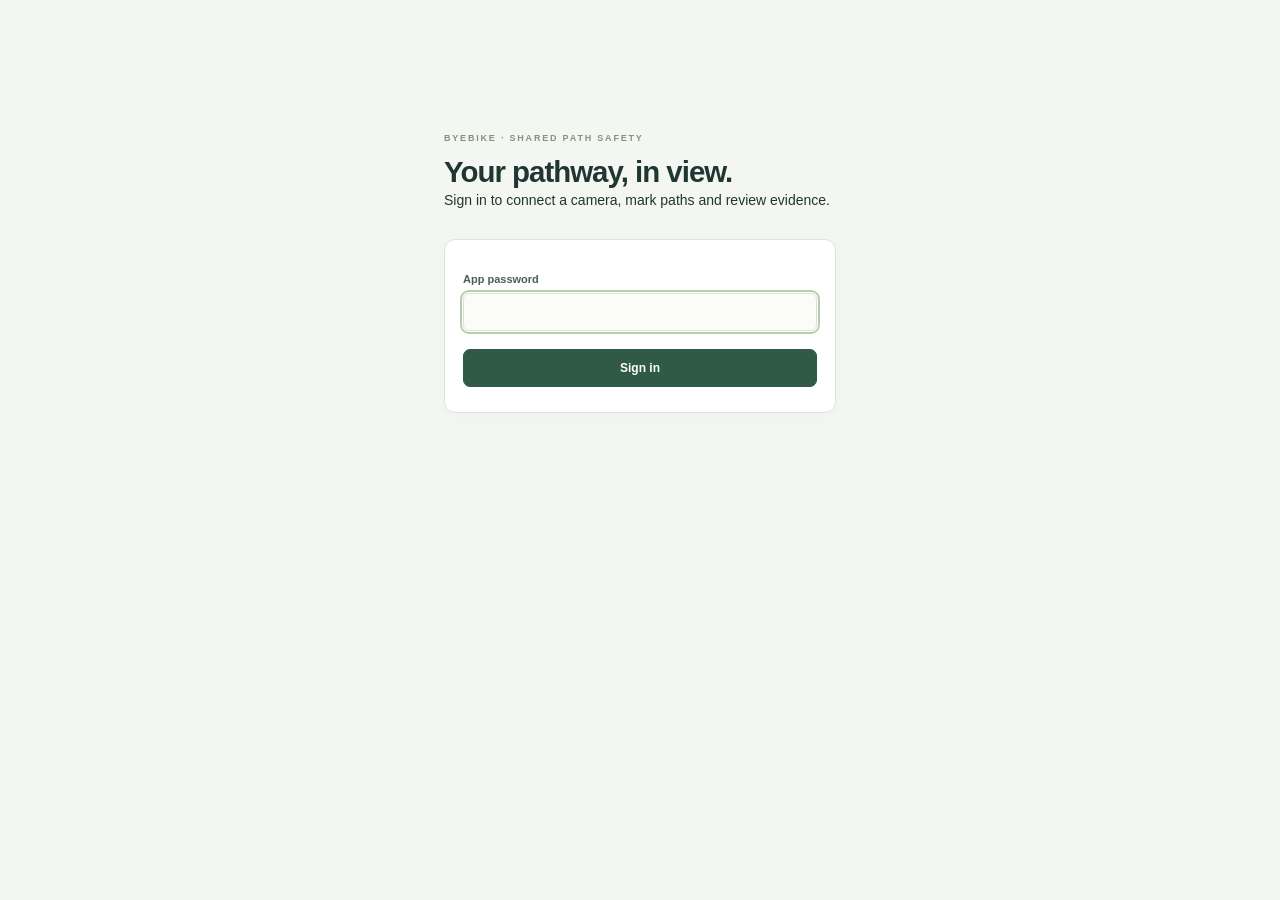
<file: static/login.html>
<!doctype html>
<html lang="en">
<head><meta charset="utf-8"><meta name="viewport" content="width=device-width,initial-scale=1"><title>Sign in · ByeBike</title><link rel="stylesheet" href="/static/style.css"><script src="/static/login.js" defer></script></head>
<body><main style="max-width:440px;margin:12vh auto;padding:24px"><p class="eyebrow">BYEBIKE · SHARED PATH SAFETY</p><h1>Your pathway, in view.</h1><p>Sign in to connect a camera, mark paths and review evidence.</p><form id="loginForm" class="card" style="margin-top:28px"><label for="password">App password</label><input id="password" type="password" autocomplete="current-password" required autofocus><button class="primary full" type="submit" style="margin-top:18px">Sign in</button><p id="loginError" class="hint" role="alert"></p></form></main></body>
</html>
</file>
<file: static/style.css>
:root{--ink:#203632;--muted:#71807b;--paper:#f4f6f1;--line:#dfe5dc;--green:#315a46;--lime:#d7ed95;--blue:#42b0e1;--cycle:#76ba57;--red:#c74c3e;--shadow:0 3px 18px #20363205}
*{box-sizing:border-box}body{margin:0;background:var(--paper);color:var(--ink);font-family:Inter,"Segoe UI",Arial,sans-serif;font-size:14px;line-height:1.5}button,input,select{font:inherit}button,a,input,select,summary{ -webkit-tap-highlight-color:transparent}button,.button-link{border:1px solid var(--line);border-radius:7px;background:white;color:var(--ink);padding:9px 12px;cursor:pointer;font-size:12px;font-weight:600;transition:background .15s,border-color .15s}button:hover,.button-link:hover{background:#eef3e9;border-color:#adbda8}button:disabled{opacity:.4;cursor:not-allowed}button:focus-visible,a:focus-visible,summary:focus-visible{outline:3px solid #8bc6ae;outline-offset:3px}button.primary{background:var(--green);color:white;border-color:var(--green)}button.primary:hover{background:#254b38}input,select{width:100%;border:1px solid #dce3da;border-radius:6px;background:#fbfcf9;padding:9px 10px;color:var(--ink);font-size:12px;min-width:0}input:focus,select:focus{outline:2px solid #b7cda7;outline-offset:1px}label{display:block;font-size:11px;font-weight:650;margin:13px 0 5px;color:#4a5e56}input[type=range]{accent-color:var(--green);padding:0;margin:5px 0;cursor:pointer}input[type=checkbox]{width:auto;accent-color:var(--green)}fieldset{border:0;padding:0;margin:0;min-width:0}fieldset:disabled{opacity:.5}h1,h2,p{margin:0}h2{font-size:14px;font-weight:650}a{color:inherit;text-decoration:none}[hidden]{display:none!important}code{font-family:Consolas,monospace;font-size:11px;overflow-wrap:anywhere}
.header{height:88px;display:flex;align-items:center;justify-content:space-between;gap:20px;padding:0 34px;background:#fff;border-bottom:1px solid var(--line)}.brand{display:flex;align-items:center;gap:11px;font-size:23px;font-weight:750;letter-spacing:-1px;line-height:1.1}.brand small{display:block;font-size:8px;font-weight:650;letter-spacing:2px;margin-top:6px;color:var(--muted)}.brand-icon{height:42px;width:42px;border-radius:12px;background:var(--green);color:var(--lime);display:flex;align-items:center;justify-content:center;font-size:33px;font-weight:600;position:relative}.brand-icon span{font-size:18px;position:absolute;right:4px;top:1px}.mode-switch{display:flex;background:#f2f5ef;border:1px solid var(--line);border-radius:10px;padding:4px;gap:3px}.mode-switch button{border-color:transparent;background:transparent;padding:10px 22px;font-size:12px;color:#78857b}.mode-switch button.active{background:#fff;box-shadow:0 2px 5px #172f1610;color:var(--ink);border-color:#dfe5dc}.mode-switch span{font-size:9px;opacity:.6;margin-right:9px}.header-status{display:flex;align-items:center;gap:8px;font-size:11px;color:var(--muted)}.status-dot{display:inline-block;width:7px;height:7px;border-radius:50%;background:#94a096;flex-shrink:0}.status-dot.online{background:#82b94b;box-shadow:0 0 0 3px #82b94b18}.status-dot.alert{background:#e67756}.local-tag{margin-left:12px;font-size:8px;letter-spacing:1px;border:1px solid var(--line);padding:4px 6px;border-radius:4px;color:#829278}
.layout{display:grid;grid-template-columns:285px minmax(0,1fr);max-width:1700px;margin:auto;padding:27px 32px 50px;gap:30px}.sidebar{display:flex;flex-direction:column;gap:14px}.card{background:white;border:1px solid var(--line);border-radius:11px;padding:18px;box-shadow:var(--shadow)}.section-title{display:flex;justify-content:space-between;align-items:center;margin-bottom:10px}.step{font-size:9px;color:#9ba995;border:1px solid var(--line);border-radius:50%;width:21px;height:21px;display:grid;place-items:center}.hint{font-size:11px;color:var(--muted);line-height:1.65;margin-top:7px}.button-row{display:flex;gap:6px;margin-top:13px;flex-wrap:wrap}.button-row>button{flex:1;white-space:nowrap;padding-left:9px;padding-right:9px}.field-row{display:grid;grid-template-columns:1fr 1fr;gap:10px}details{margin-top:13px}summary{cursor:pointer;font-size:11px;font-weight:600;color:#6b7c70;list-style-position:outside;margin-left:10px}.full{width:100%;margin-top:12px}.area-types{display:flex;gap:6px;margin:15px 0 12px}.area-types button{flex:1;padding:9px 7px;font-size:11px}.area-types .selected.pedestrian{border-color:#6cb8d4;background:#eaf5fb}.area-types .selected.cycling{border-color:#88b878;background:#f0f7e8}.swatch{display:inline-block;width:7px;height:7px;border-radius:2px;margin-right:6px;background:var(--blue)}.cycling .swatch{background:var(--cycle)}.tools{display:flex;gap:5px}.tools button{flex:1;padding:8px 5px;font-size:11px}.tools button.selected{background:#e8eddf;border-color:#b8c3aa}.tool-hint{min-height:37px}.zone-list{margin-top:12px}.zone-item{display:flex;align-items:center;gap:8px;width:100%;text-align:left;margin-top:5px;font-size:11px}.zone-item span:last-child{margin-left:auto;color:#91a08c;font-size:10px}.zone-item.selected{border-color:#688e5d;background:#f5f9ef}.range-label{display:flex;align-items:center;justify-content:space-between}.range-label output{font-size:11px;background:#edf2e7;padding:2px 7px;border-radius:5px;color:#557142}.tiny-badge{font-size:8px;background:#edf2e7;padding:3px 5px;border-radius:4px;margin-left:10px}.cloud-card details{margin-top:0}.cloud-card summary{font-size:12px;color:var(--ink)}.check-label{display:flex;align-items:center;gap:8px;font-size:11px}.cloud-card input{font-size:11px}.rules-card .full{margin-top:14px}
.workspace{min-width:0}.workspace-heading{display:flex;align-items:center;justify-content:space-between;gap:18px;padding:4px 0 25px}.eyebrow{font-size:9px;font-weight:700;letter-spacing:1.8px;color:#839579;margin-bottom:8px}h1{font-size:clamp(23px,2.3vw,33px);font-weight:600;letter-spacing:-1px;line-height:1.25}.workspace-heading p:not(.eyebrow){color:var(--muted);font-size:12px;margin-top:9px}.refresh-button{white-space:nowrap;font-size:11px;background:transparent}.viewer-card{border:1px solid #293c33;border-radius:12px;overflow:hidden;box-shadow:0 12px 28px #2c443b09;background:#182b24}.viewer-toolbar{height:45px;padding:0 18px;display:flex;align-items:center;justify-content:space-between;color:#d2ded2;font-size:10px;background:#21372d;gap:10px}.viewer-toolbar>span,.viewer-toolbar>div{display:flex;align-items:center;gap:9px}.viewer-toolbar strong{font-size:11px;font-weight:500}.view-badge{font-size:8px;letter-spacing:1px;background:#31473b;color:#bed5b7;border:1px solid #4b604f;padding:3px 7px;border-radius:3px}.viewer{position:relative;min-height:390px;display:flex;justify-content:center;align-items:center;background:radial-gradient(ellipse at 50% 40%,#223c31,#17271f 80%);overflow:hidden}.empty-state{text-align:center;padding:50px 20px;color:#cbdbcc}.camera-symbol{width:76px;height:76px;display:grid;place-items:center;background:#ffffff04;border:1px solid #8ca58f22;border-radius:24px;color:#829b7d;margin:0 auto 23px}.camera-symbol svg{width:45px;height:45px}.empty-state h2{font-size:23px;font-weight:500;letter-spacing:-.5px}.empty-state p{color:#809780;font-size:12px;line-height:1.85;margin-top:12px}.empty-state button{margin-top:25px;background:#d1e8a6;border:0;color:#28402c;padding:11px 20px}.empty-state button span{margin-left:24px}.viewer canvas,.viewer>img{display:block;max-width:100%;max-height:66vh;width:auto;height:auto;object-fit:contain}.viewer canvas{touch-action:none;cursor:crosshair}.viewer-footer{display:flex;justify-content:space-between;gap:14px;align-items:center;min-height:41px;padding:11px 17px;color:#8da38f;font-size:9px;border-top:1px solid #ffffff09}.legend{display:flex;gap:15px;white-space:nowrap}.legend span{display:flex;align-items:center;gap:6px}.legend i{width:6px;height:6px;border-radius:2px}.pedestrian-color{background:var(--blue)}.cycling-color{background:var(--cycle)}.status-message{font-size:11px;color:var(--muted);margin:12px 2px;min-height:20px}.status-message.error{color:var(--red)}.setup-note{display:flex;align-items:center;gap:15px;padding:19px;background:#eaf0e1;border:1px solid #dbe4cf;border-radius:10px;margin-top:15px}.note-icon{font-size:23px;color:#678754;padding:0 5px}.setup-note strong{font-size:12px;font-weight:600}.setup-note p{font-size:11px;color:#7c8e6c;margin-top:4px;max-width:600px}.setup-note button{white-space:nowrap;margin-left:auto;font-size:11px}.stats{display:grid;grid-template-columns:repeat(4,1fr);gap:13px;margin-bottom:19px}.stats>div{background:white;border:1px solid var(--line);border-radius:9px;padding:15px 18px}.stats span{font-size:10px;color:var(--muted);display:block}.stats strong{font-size:26px;font-weight:550;letter-spacing:-1px;display:block;margin-top:5px}.stats .danger{color:var(--red)}.viewer-alert{position:absolute;bottom:15px;left:50%;transform:translateX(-50%);background:#fff1e9f2;border:1px solid #e7a18e;color:#a73c30;box-shadow:0 4px 20px #0002;padding:10px 15px;border-radius:8px;white-space:nowrap;font-size:11px;font-weight:600}.viewer-alert span{background:#c75342;color:white;border-radius:50%;width:17px;height:17px;display:inline-grid;place-items:center;margin-right:8px}
.evidence-section{margin-top:33px}.section-heading{display:flex;justify-content:space-between;align-items:center;gap:15px;margin-bottom:15px}.section-heading .eyebrow{font-size:8px;margin-bottom:5px}.section-heading h2{font-size:18px;font-weight:600;letter-spacing:-.3px}.section-heading h2 span{font-size:10px;border-radius:5px;padding:3px 6px;background:#e2e9db;color:#728365;vertical-align:middle;margin-left:7px}.folder-label{font-family:Consolas,monospace;color:#8b9983;font-size:11px}.evidence-empty{display:flex;gap:17px;align-items:center;border:1px dashed #cfd9c6;border-radius:10px;padding:24px;background:#ffffff30}.evidence-empty>span{color:#93a485;font-size:28px}.evidence-empty strong{font-size:12px;font-weight:500;color:#6c7d62}.evidence-empty p{font-size:11px;color:#95a08e;margin-top:5px}.limitation{font-size:10px;color:#8b9585;margin:16px 0}.evidence-grid{display:grid;grid-template-columns:repeat(auto-fill,minmax(185px,1fr));gap:13px}.event-card{padding:0;overflow:hidden;text-align:left;border-radius:9px;background:white}.event-card img{width:100%;height:155px;object-fit:contain;background:#e6eae1;display:block}.event-body{padding:12px}.event-body strong{display:block;font-size:11px}.event-body p{font-size:10px;color:#87927f;margin-top:4px;font-weight:400}.event-body .event-status{display:flex;align-items:center;justify-content:space-between;margin-top:10px;font-size:9px;color:#ba6549}.event-body .cloud-tag{color:#80916f;background:#f0f4eb;padding:2px 5px;border-radius:3px}.toast{position:fixed;bottom:28px;left:50%;transform:translateX(-50%);background:#253f31;color:#e8f2de;box-shadow:0 8px 30px #0003;padding:13px 23px;border-radius:9px;font-size:12px;max-width:90vw;z-index:10}.toast.error{background:#8e3f32}.button-link{display:inline-block;font-size:11px}dialog{border:1px solid var(--line);border-radius:14px;padding:24px;max-width:min(700px,92vw);max-height:90vh;overflow:auto;color:var(--ink)}dialog::backdrop{background:#0e201aba;backdrop-filter:blur(3px)}.dialog-header{display:flex;justify-content:space-between;align-items:center;gap:40px;margin-bottom:20px}.dialog-header h2{font-size:20px}.dialog-header button{border:0;font-size:16px}dialog>img{max-width:100%;max-height:50vh;display:block;margin:auto;border-radius:7px}dialog>p{font-size:12px;margin-top:15px;color:var(--muted)}
@media(min-width:1400px){.layout{grid-template-columns:300px minmax(0,1fr);gap:38px;padding-top:32px}.viewer{min-height:450px}.card{padding:20px}.workspace-heading{padding-bottom:30px}}
@media(max-width:1050px){.header{padding:0 20px}.header-status .local-tag{display:none}.layout{padding:22px 20px;gap:20px;grid-template-columns:260px minmax(0,1fr)}.mode-switch button{padding:10px 13px}.setup-note{flex-wrap:wrap}.setup-note button{margin-left:42px}.viewer-footer{flex-wrap:wrap}.viewer{min-height:320px}.workspace-heading{align-items:flex-start}.refresh-button{font-size:0}.refresh-button:before{content:'↻';font-size:20px}.stats{gap:7px}.stats>div{padding:10px}.stats strong{font-size:22px}}
@media(max-width:760px){.header{height:auto;min-height:100px;padding:15px 17px;flex-wrap:wrap;gap:12px}.brand{font-size:20px}.brand-icon{height:35px;width:35px}.header-status{margin-left:auto}.mode-switch{order:3;width:100%;justify-content:center}.mode-switch button{flex:1}.layout{display:flex;flex-direction:column;padding:20px 15px;gap:22px}.sidebar{display:grid;grid-template-columns:1fr 1fr;gap:12px}.card{padding:15px}.workspace-heading{padding-top:0}.viewer{min-height:300px}.viewer canvas,.viewer>img{max-height:65vh}.stats>div{padding:10px}.stats span{font-size:9px}.viewer-alert{font-size:9px;white-space:normal;width:90%}.setup-note{padding:15px}.workspace h1{font-size:26px}.evidence-grid{grid-template-columns:repeat(2,minmax(0,1fr))}}
@media(max-width:480px){.sidebar{display:flex}.header-status{font-size:10px}.local-tag{display:none}.layout{padding:16px 12px}.stats{grid-template-columns:repeat(2,1fr)}.viewer-toolbar{padding:0 12px}.viewer-footer{font-size:8px}.folder-label{font-size:9px}}
</file>
